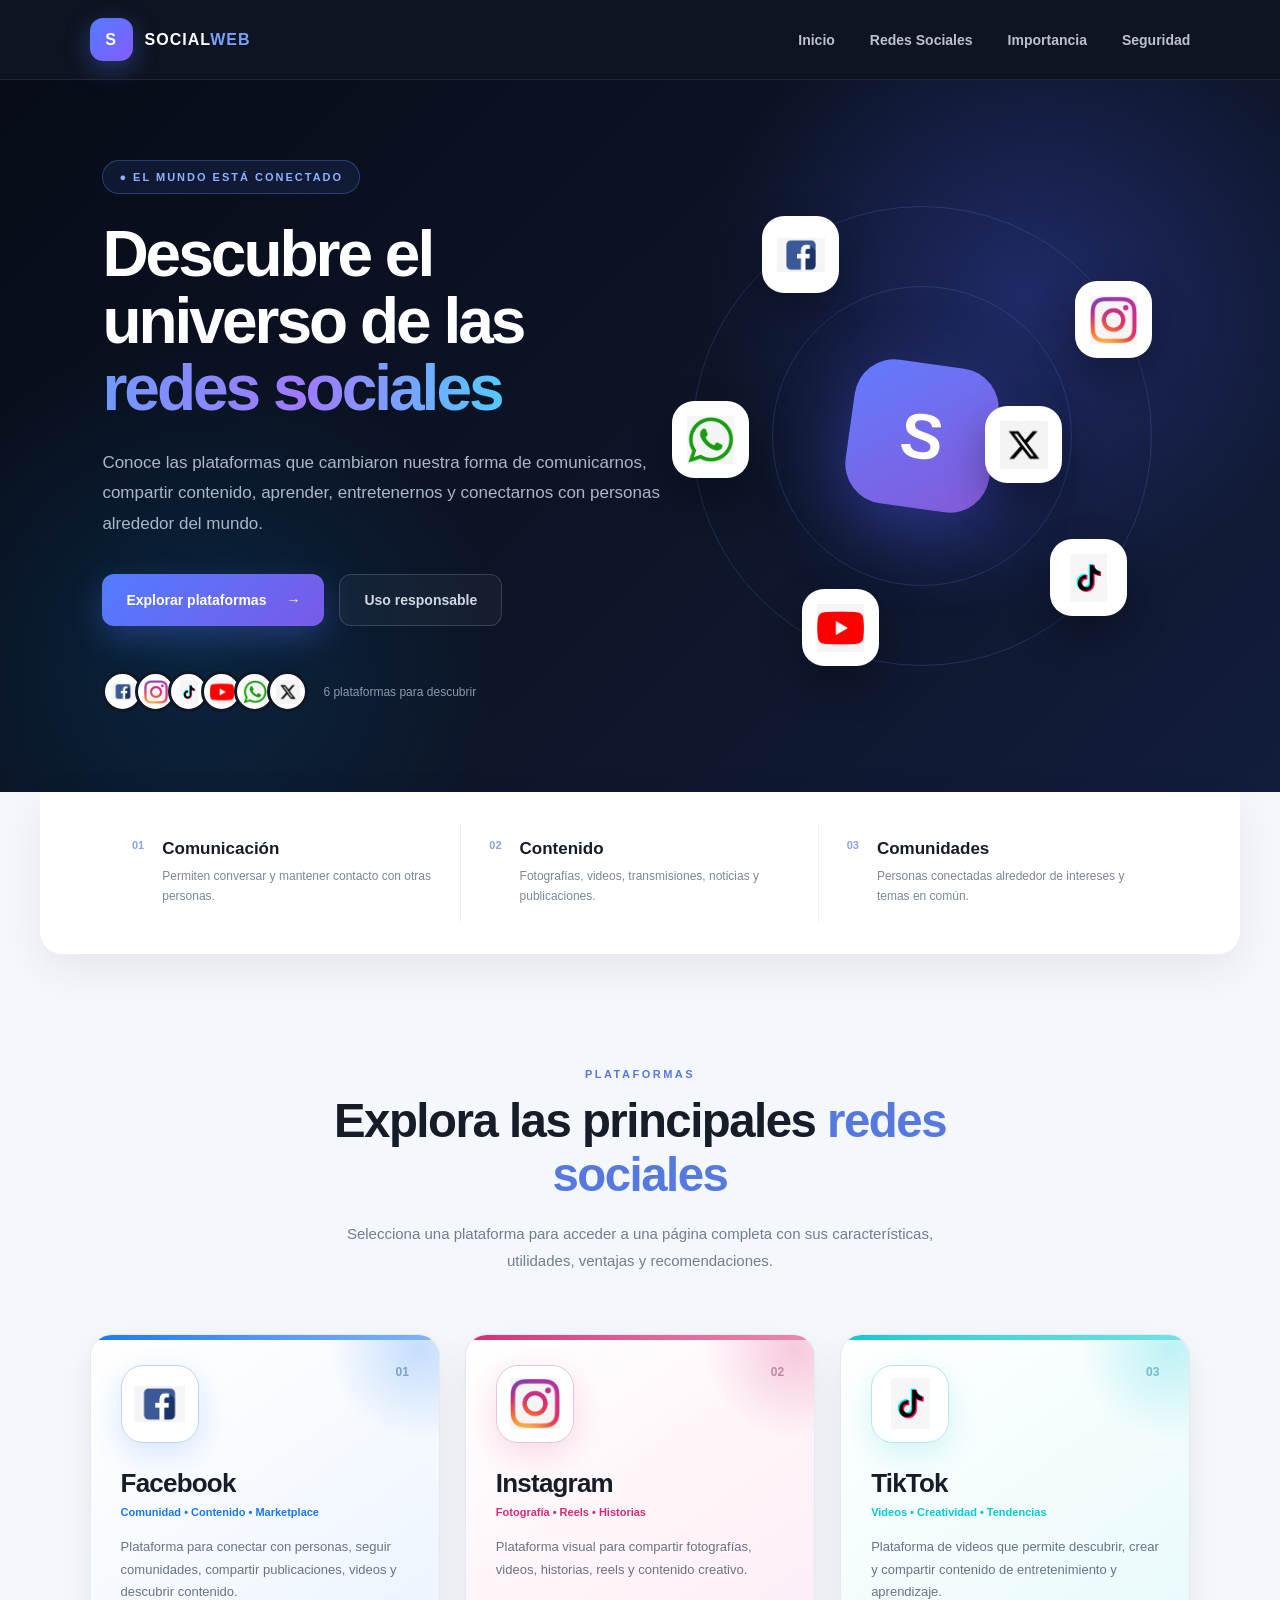
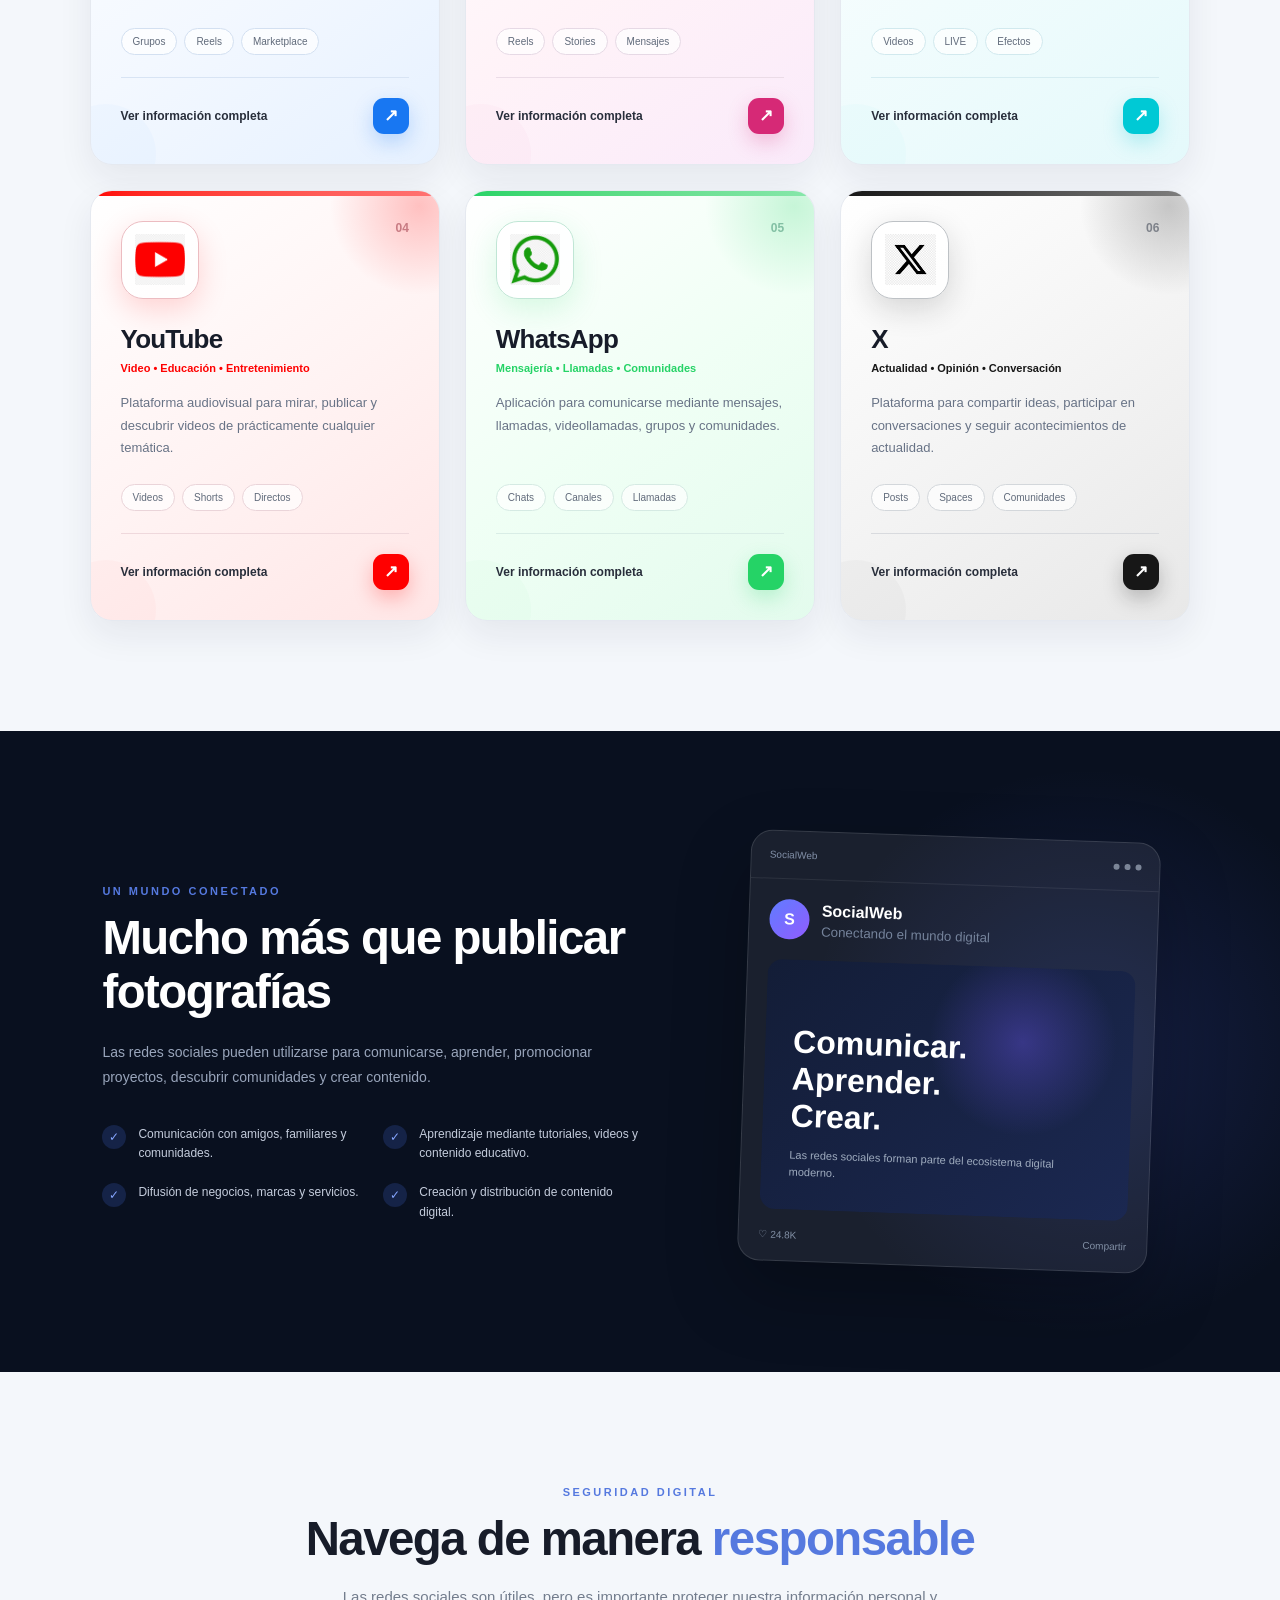
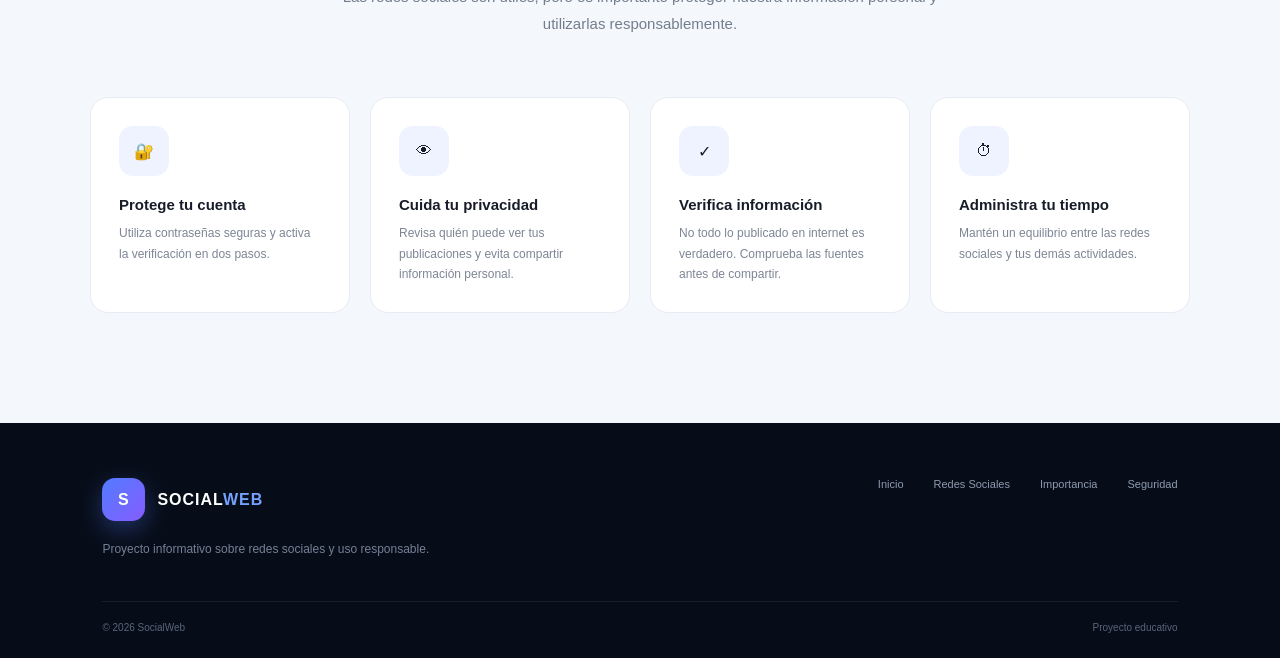
<file: index.html>
<!DOCTYPE html>
<html lang="es">

<head>

    <meta charset="UTF-8">

    <meta name="viewport"
          content="width=device-width, initial-scale=1.0">

    <title>SocialWeb | Redes Sociales</title>

    <link rel="stylesheet" href="estilos.css">

</head>

<body>

    <header class="cabecera">

        <a href="index.html" class="marca">

            <div class="marca-icono">
                S
            </div>

            <div>
                <span>SOCIAL</span><strong>WEB</strong>
            </div>

        </a>


        <nav class="menu" id="menu">

            <a href="#inicio">Inicio</a>

            <a href="#redes">
                Redes Sociales
            </a>

            <a href="#importancia">
                Importancia
            </a>

            <a href="#seguridad">
                Seguridad
            </a>

        </nav>


        <button class="boton-menu"
                onclick="abrirMenu()">

            ☰

        </button>

    </header>


    <main>

        <section class="inicio"
                 id="inicio">


            <div class="inicio-contenido">

                <div class="etiqueta">
                    ● EL MUNDO ESTÁ CONECTADO
                </div>


                <h1>

                    Descubre el universo de las

                    <span>
                        redes sociales
                    </span>

                </h1>


                <p>

                    Conoce las plataformas que cambiaron
                    nuestra forma de comunicarnos,
                    compartir contenido, aprender,
                    entretenernos y conectarnos con
                    personas alrededor del mundo.

                </p>


                <div class="botones-inicio">

                    <a href="#redes"
                       class="boton-principal">

                        Explorar plataformas

                        <span>
                            →
                        </span>

                    </a>


                    <a href="#seguridad"
                       class="boton-secundario">

                        Uso responsable

                    </a>

                </div>


                <div class="mini-redes">

                    <div>
                        <img src="imagenes/facebook.png"
                             alt="Facebook">
                    </div>

                    <div>
                        <img src="imagenes/instagram.png"
                             alt="Instagram">
                    </div>

                    <div>
                        <img src="imagenes/tiktok.png"
                             alt="TikTok">
                    </div>

                    <div>
                        <img src="imagenes/youtube.png"
                             alt="YouTube">
                    </div>

                    <div>
                        <img src="imagenes/whatsapp.png"
                             alt="WhatsApp">
                    </div>

                    <div>
                        <img src="imagenes/x.png"
                             alt="X">
                    </div>

                    <p>
                        6 plataformas para descubrir
                    </p>

                </div>

            </div>


            <div class="inicio-visual">

                <div class="orbita orbita-1"></div>

                <div class="orbita orbita-2"></div>


                <div class="logo-central">
                    S
                </div>


                <div class="logo-flotante logo-facebook">

                    <img src="imagenes/facebook.png"
                         alt="Facebook">

                </div>


                <div class="logo-flotante logo-instagram">

                    <img src="imagenes/instagram.png"
                         alt="Instagram">

                </div>


                <div class="logo-flotante logo-tiktok">

                    <img src="imagenes/tiktok.png"
                         alt="TikTok">

                </div>


                <div class="logo-flotante logo-youtube">

                    <img src="imagenes/youtube.png"
                         alt="YouTube">

                </div>


                <div class="logo-flotante logo-whatsapp">

                    <img src="imagenes/whatsapp.png"
                         alt="WhatsApp">

                </div>


                <div class="logo-flotante logo-x">

                    <img src="imagenes/x.png"
                         alt="X">

                </div>

            </div>

        </section>


        <section class="introduccion">

            <div class="introduccion-item">

                <span>
                    01
                </span>

                <div>

                    <h3>
                        Comunicación
                    </h3>

                    <p>
                        Permiten conversar y mantener
                        contacto con otras personas.
                    </p>

                </div>

            </div>


            <div class="introduccion-item">

                <span>
                    02
                </span>

                <div>

                    <h3>
                        Contenido
                    </h3>

                    <p>
                        Fotografías, videos,
                        transmisiones, noticias
                        y publicaciones.
                    </p>

                </div>

            </div>


            <div class="introduccion-item">

                <span>
                    03
                </span>

                <div>

                    <h3>
                        Comunidades
                    </h3>

                    <p>
                        Personas conectadas alrededor
                        de intereses y temas en común.
                    </p>

                </div>

            </div>

        </section>


        <section class="seccion-redes"
                 id="redes">

            <div class="encabezado-seccion">

                <span class="sobre-titulo">
                    PLATAFORMAS
                </span>

                <h2>

                    Explora las principales

                    <span>
                        redes sociales
                    </span>

                </h2>

                <p>

                    Selecciona una plataforma para
                    acceder a una página completa con
                    sus características, utilidades,
                    ventajas y recomendaciones.

                </p>

            </div>


            <div class="grid-redes">


                <article class="tarjeta facebook">

                    <div class="linea-color"></div>


                    <div class="parte-superior">

                        <div class="caja-logo">

                            <img src="imagenes/facebook.png"
                                 alt="Facebook">

                        </div>

                        <span class="numero">
                            01
                        </span>

                    </div>


                    <h3>
                        Facebook
                    </h3>


                    <p class="tipo">

                        Comunidad • Contenido • Marketplace

                    </p>


                    <p class="descripcion-red">

                        Plataforma para conectar con
                        personas, seguir comunidades,
                        compartir publicaciones,
                        videos y descubrir contenido.

                    </p>


                    <div class="caracteristicas">

                        <span>Grupos</span>

                        <span>Reels</span>

                        <span>Marketplace</span>

                    </div>


                    <a href="detalle.html?red=facebook"
                       class="ver-mas">

                        Ver información completa

                        <span>
                            ↗
                        </span>

                    </a>

                </article>


                <article class="tarjeta instagram">

                    <div class="linea-color"></div>


                    <div class="parte-superior">

                        <div class="caja-logo">

                            <img src="imagenes/instagram.png"
                                 alt="Instagram">

                        </div>

                        <span class="numero">
                            02
                        </span>

                    </div>


                    <h3>
                        Instagram
                    </h3>


                    <p class="tipo">

                        Fotografía • Reels • Historias

                    </p>


                    <p class="descripcion-red">

                        Plataforma visual para compartir
                        fotografías, videos, historias,
                        reels y contenido creativo.

                    </p>


                    <div class="caracteristicas">

                        <span>Reels</span>

                        <span>Stories</span>

                        <span>Mensajes</span>

                    </div>


                    <a href="detalle.html?red=instagram"
                       class="ver-mas">

                        Ver información completa

                        <span>
                            ↗
                        </span>

                    </a>

                </article>


                <article class="tarjeta tiktok">

                    <div class="linea-color"></div>


                    <div class="parte-superior">

                        <div class="caja-logo">

                            <img src="imagenes/tiktok.png"
                                 alt="TikTok">

                        </div>

                        <span class="numero">
                            03
                        </span>

                    </div>


                    <h3>
                        TikTok
                    </h3>


                    <p class="tipo">

                        Videos • Creatividad • Tendencias

                    </p>


                    <p class="descripcion-red">

                        Plataforma de videos que permite
                        descubrir, crear y compartir
                        contenido de entretenimiento
                        y aprendizaje.

                    </p>


                    <div class="caracteristicas">

                        <span>Videos</span>

                        <span>LIVE</span>

                        <span>Efectos</span>

                    </div>


                    <a href="detalle.html?red=tiktok"
                       class="ver-mas">

                        Ver información completa

                        <span>
                            ↗
                        </span>

                    </a>

                </article>


                <article class="tarjeta youtube">

                    <div class="linea-color"></div>


                    <div class="parte-superior">

                        <div class="caja-logo">

                            <img src="imagenes/youtube.png"
                                 alt="YouTube">

                        </div>

                        <span class="numero">
                            04
                        </span>

                    </div>


                    <h3>
                        YouTube
                    </h3>


                    <p class="tipo">

                        Video • Educación • Entretenimiento

                    </p>


                    <p class="descripcion-red">

                        Plataforma audiovisual para
                        mirar, publicar y descubrir
                        videos de prácticamente
                        cualquier temática.

                    </p>


                    <div class="caracteristicas">

                        <span>Videos</span>

                        <span>Shorts</span>

                        <span>Directos</span>

                    </div>


                    <a href="detalle.html?red=youtube"
                       class="ver-mas">

                        Ver información completa

                        <span>
                            ↗
                        </span>

                    </a>

                </article>


                <article class="tarjeta whatsapp">

                    <div class="linea-color"></div>


                    <div class="parte-superior">

                        <div class="caja-logo">

                            <img src="imagenes/whatsapp.png"
                                 alt="WhatsApp">

                        </div>

                        <span class="numero">
                            05
                        </span>

                    </div>


                    <h3>
                        WhatsApp
                    </h3>


                    <p class="tipo">

                        Mensajería • Llamadas • Comunidades

                    </p>


                    <p class="descripcion-red">

                        Aplicación para comunicarse
                        mediante mensajes, llamadas,
                        videollamadas, grupos y
                        comunidades.

                    </p>


                    <div class="caracteristicas">

                        <span>Chats</span>

                        <span>Canales</span>

                        <span>Llamadas</span>

                    </div>


                    <a href="detalle.html?red=whatsapp"
                       class="ver-mas">

                        Ver información completa

                        <span>
                            ↗
                        </span>

                    </a>

                </article>


                <article class="tarjeta x">

                    <div class="linea-color"></div>


                    <div class="parte-superior">

                        <div class="caja-logo">

                            <img src="imagenes/x.png"
                                 alt="X">

                        </div>

                        <span class="numero">
                            06
                        </span>

                    </div>


                    <h3>
                        X
                    </h3>


                    <p class="tipo">

                        Actualidad • Opinión • Conversación

                    </p>


                    <p class="descripcion-red">

                        Plataforma para compartir ideas,
                        participar en conversaciones
                        y seguir acontecimientos
                        de actualidad.

                    </p>


                    <div class="caracteristicas">

                        <span>Posts</span>

                        <span>Spaces</span>

                        <span>Comunidades</span>

                    </div>


                    <a href="detalle.html?red=x"
                       class="ver-mas">

                        Ver información completa

                        <span>
                            ↗
                        </span>

                    </a>

                </article>

            </div>

        </section>


        <section class="importancia"
                 id="importancia">

            <div class="importancia-contenido">

                <span class="sobre-titulo">
                    UN MUNDO CONECTADO
                </span>


                <h2>

                    Mucho más que publicar
                    fotografías

                </h2>


                <p>

                    Las redes sociales pueden utilizarse
                    para comunicarse, aprender,
                    promocionar proyectos, descubrir
                    comunidades y crear contenido.

                </p>


                <div class="lista-importancia">

                    <div>

                        <span>✓</span>

                        <p>
                            Comunicación con amigos,
                            familiares y comunidades.
                        </p>

                    </div>


                    <div>

                        <span>✓</span>

                        <p>
                            Aprendizaje mediante tutoriales,
                            videos y contenido educativo.
                        </p>

                    </div>


                    <div>

                        <span>✓</span>

                        <p>
                            Difusión de negocios,
                            marcas y servicios.
                        </p>

                    </div>


                    <div>

                        <span>✓</span>

                        <p>
                            Creación y distribución
                            de contenido digital.
                        </p>

                    </div>

                </div>

            </div>


            <div class="panel-importancia">

                <div class="panel-superior">

                    <span>
                        SocialWeb
                    </span>

                    <div>
                        <i></i>
                        <i></i>
                        <i></i>
                    </div>

                </div>


                <div class="panel-publicacion">

                    <div class="avatar">
                        S
                    </div>

                    <div>

                        <strong>
                            SocialWeb
                        </strong>

                        <small>
                            Conectando el mundo digital
                        </small>

                    </div>

                </div>


                <div class="panel-contenido">

                    <h3>

                        Comunicar.
                        Aprender.
                        Crear.

                    </h3>

                    <p>

                        Las redes sociales forman
                        parte del ecosistema
                        digital moderno.

                    </p>

                </div>


                <div class="panel-reacciones">

                    <span>
                        ♡ 24.8K
                    </span>

                    <span>
                        Compartir
                    </span>

                </div>

            </div>

        </section>


        <section class="seguridad"
                 id="seguridad">

            <div class="encabezado-seccion">

                <span class="sobre-titulo">
                    SEGURIDAD DIGITAL
                </span>


                <h2>

                    Navega de manera

                    <span>
                        responsable
                    </span>

                </h2>


                <p>

                    Las redes sociales son útiles,
                    pero es importante proteger
                    nuestra información personal
                    y utilizarlas responsablemente.

                </p>

            </div>


            <div class="seguridad-grid">

                <div class="consejo">

                    <div class="consejo-icono">
                        🔐
                    </div>

                    <h3>
                        Protege tu cuenta
                    </h3>

                    <p>

                        Utiliza contraseñas seguras
                        y activa la verificación
                        en dos pasos.

                    </p>

                </div>


                <div class="consejo">

                    <div class="consejo-icono">
                        👁
                    </div>

                    <h3>
                        Cuida tu privacidad
                    </h3>

                    <p>

                        Revisa quién puede ver tus
                        publicaciones y evita compartir
                        información personal.

                    </p>

                </div>


                <div class="consejo">

                    <div class="consejo-icono">
                        ✓
                    </div>

                    <h3>
                        Verifica información
                    </h3>

                    <p>

                        No todo lo publicado en internet
                        es verdadero. Comprueba las
                        fuentes antes de compartir.

                    </p>

                </div>


                <div class="consejo">

                    <div class="consejo-icono">
                        ⏱
                    </div>

                    <h3>
                        Administra tu tiempo
                    </h3>

                    <p>

                        Mantén un equilibrio entre
                        las redes sociales y tus
                        demás actividades.

                    </p>

                </div>

            </div>

        </section>

    </main>


    <footer class="pie">

        <div class="pie-superior">

            <div>

                <a href="index.html"
                   class="marca">

                    <div class="marca-icono">
                        S
                    </div>

                    <div>
                        <span>SOCIAL</span><strong>WEB</strong>
                    </div>

                </a>


                <p>

                    Proyecto informativo sobre
                    redes sociales y uso responsable.

                </p>

            </div>


            <div class="pie-enlaces">

                <a href="#inicio">
                    Inicio
                </a>

                <a href="#redes">
                    Redes Sociales
                </a>

                <a href="#importancia">
                    Importancia
                </a>

                <a href="#seguridad">
                    Seguridad
                </a>

            </div>

        </div>


        <div class="pie-inferior">

            <p>
                © 2026 SocialWeb
            </p>

            <p>
                Proyecto educativo
            </p>

        </div>

    </footer>


    <script src="script.js"></script>

</body>

</html>
</file>
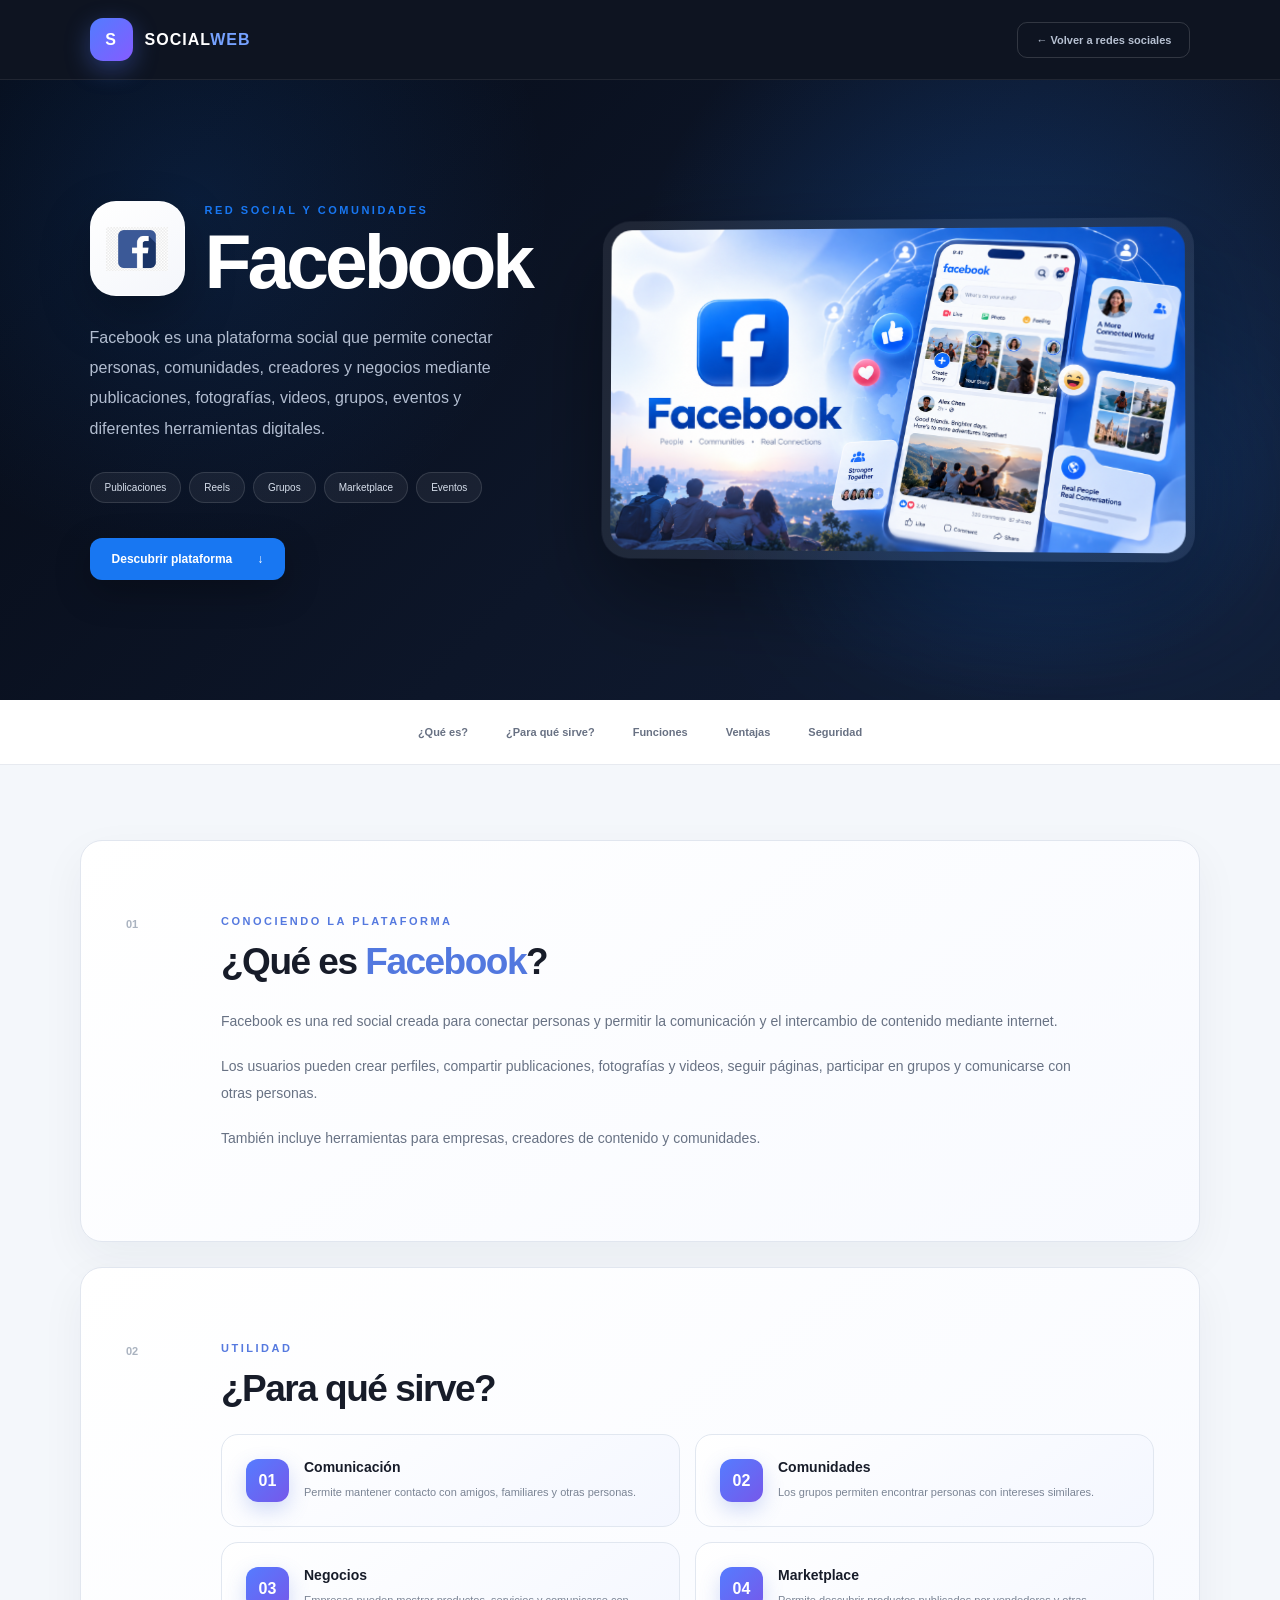
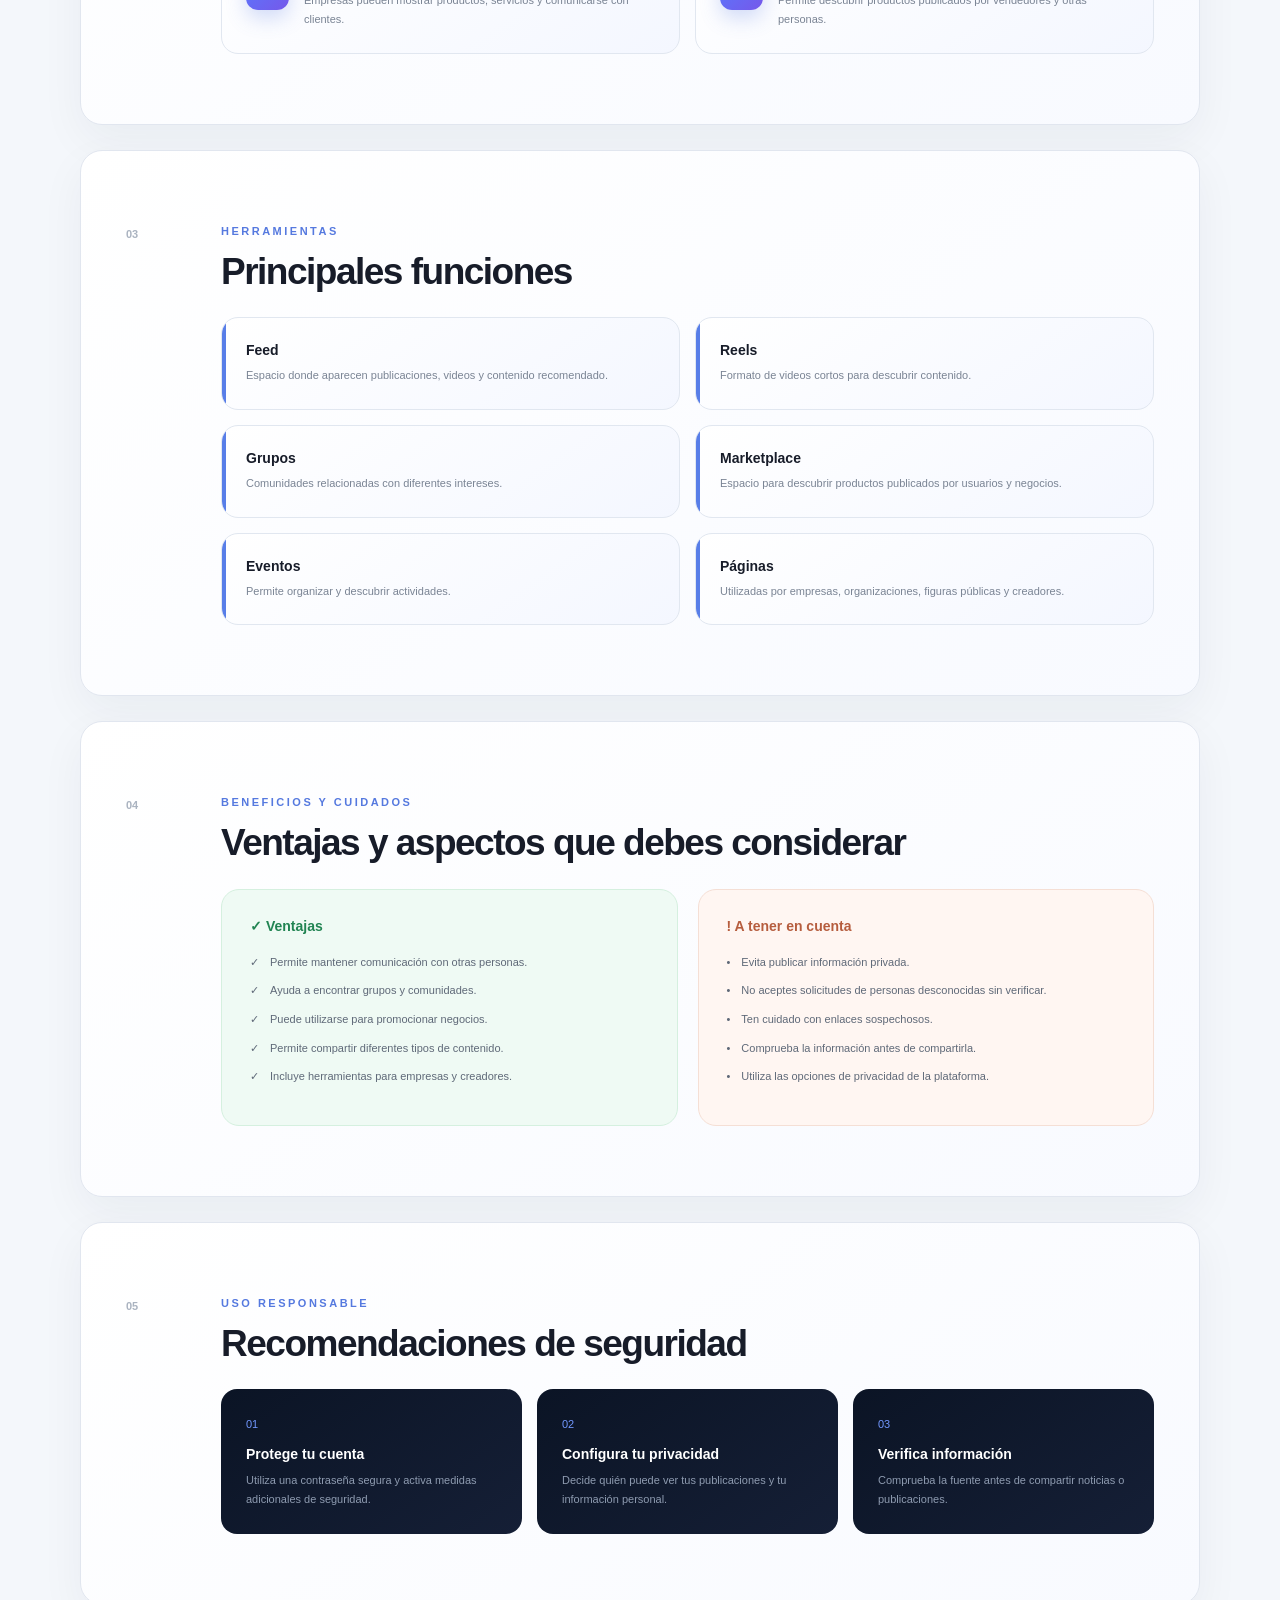
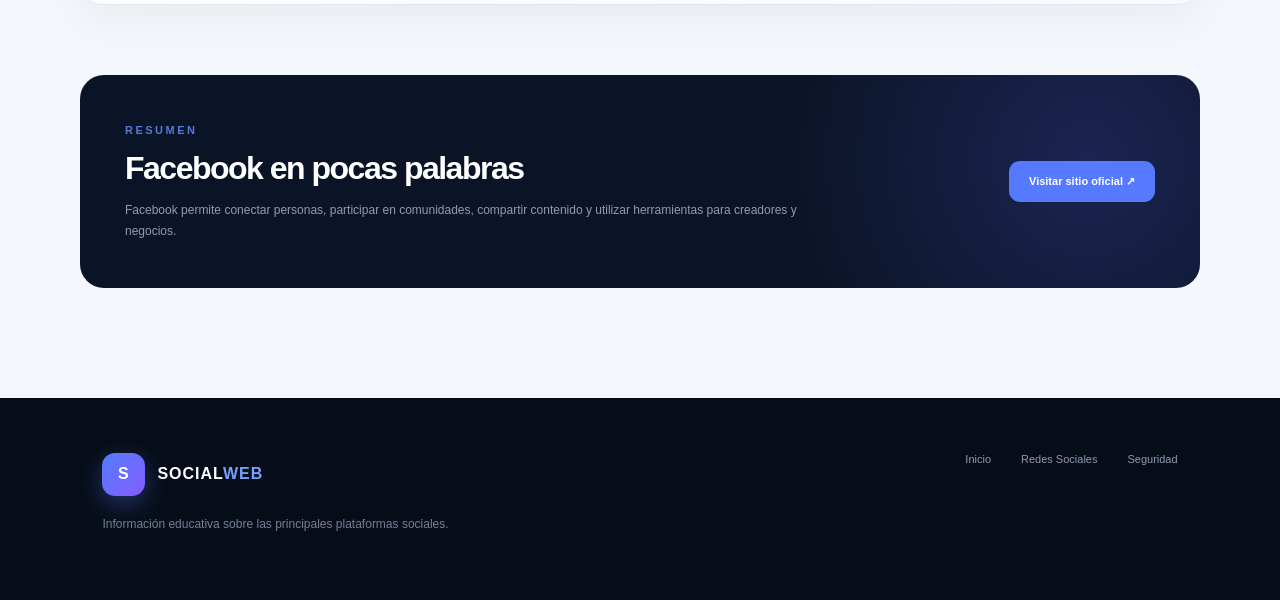
<file: detalle.html>
<!DOCTYPE html>
<html lang="es">

<head>

    <meta charset="UTF-8">

    <meta name="viewport"
          content="width=device-width, initial-scale=1.0">

    <title>SocialWeb | Información</title>

    <link rel="stylesheet" href="estilos.css">

</head>

<body class="pagina-detalle">


    <header class="cabecera detalle-cabecera">

        <a href="index.html"
           class="marca">

            <div class="marca-icono">
                S
            </div>

            <div>
                <span>SOCIAL</span><strong>WEB</strong>
            </div>

        </a>


        <a href="index.html#redes"
           class="volver">

            ← Volver a redes sociales

        </a>

    </header>


    <main>


        <section class="detalle-portada"
                 id="detallePortada">


            <div class="detalle-portada-contenido">


                <div class="detalle-texto">


                    <div class="detalle-identidad">

                        <div class="detalle-logo">

                            <img id="imagenDetalle"
                                 src=""
                                 alt="Logo">

                        </div>


                        <div>

                            <span class="detalle-categoria"
                                  id="categoriaDetalle">
                            </span>

                            <h1 id="tituloDetalle">
                            </h1>

                        </div>

                    </div>


                    <p id="descripcionDetalle">
                    </p>


                    <div class="detalle-etiquetas"
                         id="etiquetasDetalle">
                    </div>


                    <a href="#que-es"
                       class="boton-descubrir">

                        Descubrir plataforma

                        <span>
                            ↓
                        </span>

                    </a>

                </div>


                <div class="detalle-imagen-principal">

                    <div class="brillo-portada">
                    </div>

                    <img id="portadaDetalle"
                         src=""
                         alt="Imagen principal">

                </div>

            </div>

        </section>


        <section class="detalle-navegacion">

            <a href="#que-es">
                ¿Qué es?
            </a>

            <a href="#para-que-sirve">
                ¿Para qué sirve?
            </a>

            <a href="#funciones">
                Funciones
            </a>

            <a href="#ventajas">
                Ventajas
            </a>

            <a href="#seguridad-detalle">
                Seguridad
            </a>

        </section>


        <section class="detalle-contenedor">


            <article class="detalle-bloque"
                     id="que-es">

                <div class="detalle-numero">
                    01
                </div>


                <div>

                    <span class="sobre-titulo">
                        CONOCIENDO LA PLATAFORMA
                    </span>


                    <h2>

                        ¿Qué es

                        <span id="nombreQueEs">
                        </span>?

                    </h2>


                    <div id="textoQueEs"
                         class="texto-detalle">
                    </div>

                </div>

            </article>


            <article class="detalle-bloque"
                     id="para-que-sirve">

                <div class="detalle-numero">
                    02
                </div>


                <div class="detalle-ancho">

                    <span class="sobre-titulo">
                        UTILIDAD
                    </span>


                    <h2>
                        ¿Para qué sirve?
                    </h2>


                    <div class="usos-grid"
                         id="usosDetalle">
                    </div>

                </div>

            </article>


            <article class="detalle-bloque"
                     id="funciones">

                <div class="detalle-numero">
                    03
                </div>


                <div class="detalle-ancho">

                    <span class="sobre-titulo">
                        HERRAMIENTAS
                    </span>


                    <h2>
                        Principales funciones
                    </h2>


                    <div class="funciones-grid"
                         id="funcionesDetalle">
                    </div>

                </div>

            </article>


            <article class="detalle-bloque"
                     id="ventajas">

                <div class="detalle-numero">
                    04
                </div>


                <div class="detalle-ancho">

                    <span class="sobre-titulo">
                        BENEFICIOS Y CUIDADOS
                    </span>


                    <h2>

                        Ventajas y aspectos
                        que debes considerar

                    </h2>


                    <div class="pros-contras">


                        <div class="caja-pros">

                            <h3>
                                ✓ Ventajas
                            </h3>

                            <div id="ventajasDetalle">
                            </div>

                        </div>


                        <div class="caja-contras">

                            <h3>
                                ! A tener en cuenta
                            </h3>

                            <div id="cuidadosDetalle">
                            </div>

                        </div>

                    </div>

                </div>

            </article>


            <article class="detalle-bloque"
                     id="seguridad-detalle">

                <div class="detalle-numero">
                    05
                </div>


                <div class="detalle-ancho">

                    <span class="sobre-titulo">
                        USO RESPONSABLE
                    </span>


                    <h2>
                        Recomendaciones de seguridad
                    </h2>


                    <div class="recomendaciones"
                         id="seguridadDetalle">
                    </div>

                </div>

            </article>


            <article class="dato-final">

                <div>

                    <span class="sobre-titulo">
                        RESUMEN
                    </span>


                    <h2 id="tituloResumen">
                    </h2>


                    <p id="resumenDetalle">
                    </p>

                </div>


                <a id="enlaceOficial"
                   href="#"
                   target="_blank"
                   rel="noopener noreferrer">

                    Visitar sitio oficial ↗

                </a>

            </article>

        </section>

    </main>


    <footer class="pie">

        <div class="pie-superior">

            <div>

                <a href="index.html"
                   class="marca">

                    <div class="marca-icono">
                        S
                    </div>

                    <div>
                        <span>SOCIAL</span><strong>WEB</strong>
                    </div>

                </a>


                <p>

                    Información educativa sobre
                    las principales plataformas
                    sociales.

                </p>

            </div>


            <div class="pie-enlaces">

                <a href="index.html">
                    Inicio
                </a>

                <a href="index.html#redes">
                    Redes Sociales
                </a>

                <a href="index.html#seguridad">
                    Seguridad
                </a>

            </div>

        </div>

    </footer>


    <script src="script.js"></script>

</body>

</html>
</file>
<file: estilos.css>
* {
    margin: 0;
    padding: 0;
    box-sizing: border-box;
}


:root {
    --fondo: #f4f7fb;
    --oscuro: #080e1b;
    --oscuro2: #111827;
    --texto: #171c29;
    --gris: #6f7889;
    --blanco: #ffffff;
    --azul: #527cff;
}


html {
    scroll-behavior: smooth;
}


body {
    font-family: Arial, Helvetica, sans-serif;
    color: var(--texto);
    background: var(--fondo);
}


a {
    text-decoration: none;
}


img {
    max-width: 100%;
}


.cabecera {
    height: 80px;

    padding: 0 7%;

    background: rgba(7, 13, 26, 0.97);

    display: flex;
    justify-content: space-between;
    align-items: center;

    position: sticky;

    top: 0;

    z-index: 100;

    border-bottom:
        1px solid
        rgba(255, 255, 255, 0.08);
}


.marca {
    display: flex;

    align-items: center;

    gap: 12px;

    color: white;

    font-weight: bold;

    letter-spacing: 1px;
}


.marca-icono {
    width: 43px;
    height: 43px;

    border-radius: 13px;

    display: grid;
    place-items: center;

    color: white;

    background:
        linear-gradient(
            135deg,
            #527cff,
            #855cff
        );

    box-shadow:
        0 8px 25px
        rgba(82, 124, 255, 0.35);
}


.marca span {
    color: white;
}


.marca strong {
    color: #76a2ff;
}


.menu {
    display: flex;

    gap: 35px;
}


.menu a {
    color: #b9c2d2;

    font-size: 14px;

    font-weight: bold;

    transition: 0.3s;
}


.menu a:hover {
    color: white;
}


.boton-menu {
    display: none;

    background: transparent;

    border: none;

    color: white;

    font-size: 27px;

    cursor: pointer;
}


.inicio {
    min-height: 670px;

    padding: 80px 8%;

    display: grid;

    grid-template-columns:
        1.05fr 0.95fr;

    align-items: center;

    color: white;

    background:
        radial-gradient(
            circle at 80% 30%,
            rgba(78, 92, 255, 0.28),
            transparent 28%
        ),
        radial-gradient(
            circle at 15% 80%,
            rgba(0, 170, 255, 0.12),
            transparent 25%
        ),
        linear-gradient(
            135deg,
            #070c18,
            #0d1528 55%,
            #121d3c
        );

    overflow: hidden;
}


.inicio-contenido {
    max-width: 700px;
}


.etiqueta {
    width: fit-content;

    padding: 10px 16px;

    border-radius: 50px;

    border:
        1px solid
        rgba(110, 150, 255, 0.3);

    background:
        rgba(82, 124, 255, 0.1);

    color: #8eb0ff;

    font-size: 11px;

    font-weight: bold;

    letter-spacing: 2px;

    margin-bottom: 27px;
}


.inicio h1 {
    font-size: clamp(
        48px,
        5vw,
        75px
    );

    line-height: 1.05;

    letter-spacing: -3px;
}


.inicio h1 span {
    background:
        linear-gradient(
            90deg,
            #7199ff,
            #a079ff,
            #53caff
        );

    background-clip: text;

    color: transparent;
}


.inicio-contenido > p {
    color: #abb6c9;

    font-size: 17px;

    line-height: 1.8;

    max-width: 640px;

    margin-top: 25px;
}


.botones-inicio {
    display: flex;

    gap: 15px;

    margin-top: 35px;
}


.boton-principal,
.boton-secundario {
    min-height: 52px;

    padding: 0 24px;

    border-radius: 12px;

    display: inline-flex;

    justify-content: center;
    align-items: center;

    font-size: 14px;

    font-weight: bold;

    transition: 0.3s;
}


.boton-principal {
    color: white;

    background:
        linear-gradient(
            135deg,
            #527cff,
            #785ae8
        );

    gap: 20px;

    box-shadow:
        0 12px 32px
        rgba(82, 124, 255, 0.3);
}


.boton-principal:hover {
    transform: translateY(-3px);
}


.boton-secundario {
    color: #d1d8e5;

    border:
        1px solid
        rgba(255, 255, 255, 0.15);

    background:
        rgba(255, 255, 255, 0.04);
}


.boton-secundario:hover {
    background:
        rgba(255, 255, 255, 0.1);
}


.mini-redes {
    display: flex;

    align-items: center;

    margin-top: 45px;
}


.mini-redes > div {
    width: 41px;
    height: 41px;

    border-radius: 50%;

    background: white;

    display: grid;
    place-items: center;

    border:
        3px solid
        #101827;

    margin-left: -8px;
}


.mini-redes > div:first-child {
    margin-left: 0;
}


.mini-redes img {
    width: 24px;
    height: 24px;

    object-fit: contain;
}


.mini-redes p {
    color: #8d98ac;

    font-size: 12px;

    margin-left: 15px;
}


.inicio-visual {
    width: 500px;
    height: 500px;

    justify-self: center;

    position: relative;
}


.orbita {
    position: absolute;

    border-radius: 50%;

    border:
        1px solid
        rgba(130, 150, 255, 0.18);

    top: 50%;
    left: 50%;

    transform:
        translate(-50%, -50%);
}


.orbita-1 {
    width: 300px;
    height: 300px;
}


.orbita-2 {
    width: 460px;
    height: 460px;
}


.logo-central {
    width: 145px;
    height: 145px;

    position: absolute;

    top: 50%;
    left: 50%;

    transform:
        translate(-50%, -50%)
        rotate(8deg);

    border-radius: 40px;

    display: grid;
    place-items: center;

    background:
        linear-gradient(
            145deg,
            #627bff,
            #845ad8
        );

    color: white;

    font-size: 64px;

    font-weight: bold;

    box-shadow:
        0 25px 80px
        rgba(80, 92, 255, 0.4);
}


.logo-flotante {
    width: 77px;
    height: 77px;

    position: absolute;

    border-radius: 22px;

    background: white;

    display: grid;
    place-items: center;

    box-shadow:
        0 18px 40px
        rgba(0, 0, 0, 0.3);

    animation:
        flotar 4s ease-in-out infinite;
}


.logo-flotante img {
    width: 48px;
    height: 48px;

    object-fit: contain;
}


.logo-facebook {
    left: 90px;
    top: 30px;
}


.logo-instagram {
    right: 20px;
    top: 95px;
}


.logo-tiktok {
    right: 45px;
    bottom: 70px;
}


.logo-youtube {
    left: 130px;
    bottom: 20px;
}


.logo-whatsapp {
    left: 0;
    top: 215px;
}


.logo-x {
    right: 110px;
    top: 220px;
}


@keyframes flotar {

    0%,
    100% {
        transform: translateY(0);
    }

    50% {
        transform: translateY(-12px);
    }
}


.introduccion {
    max-width: 1200px;

    margin: auto;

    padding: 32px 5%;

    display: grid;

    grid-template-columns:
        repeat(3, 1fr);

    background: white;

    border-radius:
        0 0 22px 22px;

    box-shadow:
        0 15px 45px
        rgba(21, 28, 52, 0.07);
}


.introduccion-item {
    display: flex;

    gap: 18px;

    padding: 15px 28px;

    border-right:
        1px solid
        #edf0f5;
}


.introduccion-item:last-child {
    border-right: none;
}


.introduccion-item > span {
    color: #89a3dd;

    font-size: 11px;

    font-weight: bold;
}


.introduccion-item h3 {
    font-size: 17px;

    margin-bottom: 8px;
}


.introduccion-item p {
    color: #7d8697;

    font-size: 12px;

    line-height: 1.65;
}


.seccion-redes {
    padding: 110px 7%;
}


.encabezado-seccion {
    max-width: 720px;

    text-align: center;

    margin: auto;

    margin-bottom: 60px;
}


.sobre-titulo {
    display: inline-block;

    color: #5579df;

    font-size: 11px;

    font-weight: bold;

    letter-spacing: 2.5px;

    margin-bottom: 14px;
}


.encabezado-seccion h2,
.importancia h2,
.detalle-bloque h2,
.dato-final h2 {
    font-size: clamp(
        32px,
        3.7vw,
        48px
    );

    letter-spacing: -1.5px;

    line-height: 1.15;
}


.encabezado-seccion h2 span {
    color: #5579df;
}


.encabezado-seccion > p {
    max-width: 620px;

    margin: 17px auto 0;

    color: #737d8d;

    font-size: 15px;

    line-height: 1.8;
}


.grid-redes {
    max-width: 1180px;

    margin: auto;

    display: grid;

    grid-template-columns:
        repeat(3, 1fr);

    gap: 25px;
}


.tarjeta {
    --marca: #527cff;

    position: relative;

    overflow: hidden;

    border:
        1px solid
        #e5e9f0;

    border-radius: 22px;

    padding: 30px;

    transition: 0.35s;

    box-shadow:
        0 14px 35px
        rgba(25, 35, 60, 0.07);
}


.facebook {
    --marca: #1877f2;

    background:
        linear-gradient(
            145deg,
            #ffffff 0%,
            #f3f8ff 55%,
            #e6f1ff 100%
        );
}


.instagram {
    --marca: #d62976;

    background:
        linear-gradient(
            145deg,
            #ffffff 0%,
            #fff3f8 52%,
            #faeafa 100%
        );
}


.tiktok {
    --marca: #00c9d5;

    background:
        linear-gradient(
            145deg,
            #ffffff 0%,
            #f1fcfd 50%,
            #e4f9fb 100%
        );
}


.youtube {
    --marca: #ff0000;

    background:
        linear-gradient(
            145deg,
            #ffffff 0%,
            #fff3f3 52%,
            #ffe6e6 100%
        );
}


.whatsapp {
    --marca: #25d366;

    background:
        linear-gradient(
            145deg,
            #ffffff 0%,
            #f0fff5 50%,
            #e3fbed 100%
        );
}


.x {
    --marca: #171717;

    background:
        linear-gradient(
            145deg,
            #ffffff 0%,
            #f4f4f4 50%,
            #e8e8e8 100%
        );
}


.tarjeta::before {
    content: "";

    width: 180px;
    height: 180px;

    position: absolute;

    right: -70px;
    top: -75px;

    border-radius: 50%;

    background:
        radial-gradient(
            circle,
            color-mix(
                in srgb,
                var(--marca) 22%,
                transparent
            ),
            transparent 70%
        );

    opacity: 1;
}


.tarjeta::after {
    content: "";

    width: 100px;
    height: 100px;

    position: absolute;

    left: -35px;
    bottom: -40px;

    border-radius: 50%;

    background:
        var(--marca);

    opacity: 0.025;
}


.tarjeta:hover {
    transform:
        translateY(-9px);

    border-color:
        color-mix(
            in srgb,
            var(--marca) 28%,
            #e5e9f0
        );

    box-shadow:
        0 25px 60px
        color-mix(
            in srgb,
            var(--marca) 12%,
            rgba(20, 30, 55, 0.09)
        );
}


.linea-color {
    position: absolute;

    top: 0;
    left: 0;

    width: 100%;
    height: 5px;

    background:
        linear-gradient(
            90deg,
            var(--marca),
            color-mix(
                in srgb,
                var(--marca) 55%,
                white
            )
        );
}


.parte-superior {
    display: flex;

    justify-content: space-between;

    align-items: flex-start;

    margin-bottom: 25px;

    position: relative;

    z-index: 2;
}


.caja-logo {
    width: 78px;
    height: 78px;

    border-radius: 22px;

    display: grid;
    place-items: center;

    background:
        rgba(255, 255, 255, 0.9);

    border:
        1px solid
        color-mix(
            in srgb,
            var(--marca) 20%,
            #e7ebf1
        );

    box-shadow:
        0 10px 30px
        color-mix(
            in srgb,
            var(--marca) 16%,
            transparent
        );

    transition: 0.3s;
}


.tarjeta:hover .caja-logo {
    transform:
        scale(1.06)
        rotate(-2deg);
}


.caja-logo img {
    width: 51px;
    height: 51px;

    object-fit: contain;
}


.numero {
    color:
        color-mix(
            in srgb,
            var(--marca) 32%,
            #aeb5c0
        );

    font-size: 12px;

    font-weight: bold;
}


.tarjeta h3 {
    font-size: 26px;

    letter-spacing: -0.8px;

    position: relative;

    z-index: 2;
}


.tipo {
    color: var(--marca);

    font-size: 11px;

    font-weight: bold;

    margin-top: 7px;

    position: relative;

    z-index: 2;
}


.descripcion-red {
    color: #687386;

    font-size: 13px;

    line-height: 1.75;

    margin-top: 18px;

    min-height: 70px;

    position: relative;

    z-index: 2;
}


.caracteristicas {
    display: flex;

    flex-wrap: wrap;

    gap: 7px;

    margin:
        22px 0;

    position: relative;

    z-index: 2;
}


.caracteristicas span {
    padding:
        7px 11px;

    border-radius: 50px;

    background:
        rgba(255, 255, 255, 0.72);

    border:
        1px solid
        color-mix(
            in srgb,
            var(--marca) 10%,
            #e8ecf1
        );

    color: #616b7b;

    font-size: 10px;

    transition: 0.3s;
}


.caracteristicas span:hover {
    color: var(--marca);

    border-color:
        color-mix(
            in srgb,
            var(--marca) 32%,
            #e8ecf1
        );
}


.ver-mas {
    padding-top: 20px;

    border-top:
        1px solid
        color-mix(
            in srgb,
            var(--marca) 10%,
            #edf0f4
        );

    display: flex;

    justify-content: space-between;

    align-items: center;

    color: #282e3b;

    font-size: 12px;

    font-weight: bold;

    position: relative;

    z-index: 2;

    transition: 0.3s;
}


.ver-mas:hover {
    color: var(--marca);
}


.ver-mas span {
    width: 36px;
    height: 36px;

    display: grid;
    place-items: center;

    border-radius: 11px;

    background:
        var(--marca);

    color: white;

    font-size: 17px;

    transition: 0.3s;

    box-shadow:
        0 8px 20px
        color-mix(
            in srgb,
            var(--marca) 25%,
            transparent
        );
}


.ver-mas:hover span {
    transform:
        translate(3px, -3px)
        scale(1.05);
}


.importancia {
    padding: 105px 8%;

    background:
        radial-gradient(
            circle at 85% 50%,
            rgba(82, 105, 255, 0.17),
            transparent 25%
        ),
        #09101f;

    color: white;

    display: grid;

    grid-template-columns:
        1fr 0.8fr;

    gap: 100px;

    align-items: center;
}


.importancia-contenido > p {
    max-width: 620px;

    margin-top: 20px;

    color: #99a5bb;

    line-height: 1.8;

    font-size: 14px;
}


.lista-importancia {
    display: grid;

    grid-template-columns:
        repeat(2, 1fr);

    gap: 20px;

    margin-top: 35px;
}


.lista-importancia > div {
    display: flex;

    gap: 12px;

    color: #c4ccdc;

    font-size: 12px;

    line-height: 1.6;
}


.lista-importancia span {
    width: 24px;
    height: 24px;

    flex-shrink: 0;

    border-radius: 50%;

    display: grid;
    place-items: center;

    background:
        rgba(80, 120, 255, 0.18);

    color: #86a6ff;
}


.panel-importancia {
    max-width: 410px;

    width: 100%;

    background:
        rgba(255, 255, 255, 0.07);

    border:
        1px solid
        rgba(255, 255, 255, 0.12);

    border-radius: 22px;

    overflow: hidden;

    transform:
        rotate(2deg);

    box-shadow:
        0 30px 70px
        rgba(0, 0, 0, 0.25);
}


.panel-superior {
    height: 48px;

    padding:
        0 18px;

    display: flex;

    justify-content: space-between;
    align-items: center;

    border-bottom:
        1px solid
        rgba(255, 255, 255, 0.08);

    color: #8290a8;

    font-size: 10px;
}


.panel-superior div {
    display: flex;

    gap: 5px;
}


.panel-superior i {
    width: 6px;
    height: 6px;

    border-radius: 50%;

    background: #7b8597;
}


.panel-publicacion {
    padding: 20px;

    display: flex;

    align-items: center;

    gap: 12px;
}


.avatar {
    width: 40px;
    height: 40px;

    border-radius: 50%;

    display: grid;
    place-items: center;

    background:
        linear-gradient(
            135deg,
            #607cff,
            #915cff
        );

    font-weight: bold;
}


.panel-publicacion div:last-child {
    display: flex;

    flex-direction: column;

    gap: 4px;
}


.panel-publicacion small {
    color: #75839b;
}


.panel-contenido {
    margin:
        0 20px;

    min-height: 250px;

    padding: 28px;

    border-radius: 15px;

    display: flex;

    flex-direction: column;

    justify-content: flex-end;

    background:
        radial-gradient(
            circle at 70% 30%,
            rgba(115, 91, 255, 0.35),
            transparent 30%
        ),
        linear-gradient(
            135deg,
            #131d37,
            #1b2851
        );
}


.panel-contenido h3 {
    font-size: 32px;

    max-width: 230px;
}


.panel-contenido p {
    color: #9facbf;

    margin-top: 12px;

    font-size: 11px;

    line-height: 1.6;
}


.panel-reacciones {
    padding: 20px;

    display: flex;

    justify-content: space-between;

    color: #8290a5;

    font-size: 10px;
}


.seguridad {
    padding:
        110px 7%;
}


.seguridad-grid {
    max-width: 1100px;

    margin: auto;

    display: grid;

    grid-template-columns:
        repeat(4, 1fr);

    gap: 20px;
}


.consejo {
    background: white;

    border:
        1px solid
        #e8ebf1;

    border-radius: 18px;

    padding: 28px;

    transition: 0.3s;
}


.consejo:hover {
    transform:
        translateY(-6px);

    box-shadow:
        0 18px 40px
        rgba(25, 35, 60, 0.08);
}


.consejo-icono {
    width: 50px;
    height: 50px;

    border-radius: 14px;

    display: grid;
    place-items: center;

    background: #eef3ff;

    margin-bottom: 20px;
}


.consejo h3 {
    font-size: 15px;

    margin-bottom: 10px;
}


.consejo p {
    color: #7d8594;

    font-size: 12px;

    line-height: 1.7;
}


.pie {
    background: #070d18;

    padding:
        55px 8% 25px;

    color: white;
}


.pie-superior {
    display: flex;

    justify-content: space-between;

    align-items: flex-start;

    padding-bottom: 40px;
}


.pie-superior > div:first-child > p {
    max-width: 430px;

    margin-top: 18px;

    color: #748096;

    font-size: 12px;

    line-height: 1.8;
}


.pie-enlaces {
    display: flex;

    gap: 30px;
}


.pie-enlaces a {
    color: #8d9aaf;

    font-size: 11px;
}


.pie-enlaces a:hover {
    color: white;
}


.pie-inferior {
    padding-top: 20px;

    border-top:
        1px solid
        rgba(255, 255, 255, 0.08);

    display: flex;

    justify-content: space-between;

    color: #58657a;

    font-size: 10px;
}


.volver {
    color: #b7c1d2;

    padding:
        11px 18px;

    border-radius: 10px;

    border:
        1px solid
        rgba(255, 255, 255, 0.15);

    font-size: 11px;

    font-weight: bold;
}


.volver:hover {
    color: white;

    background:
        rgba(255, 255, 255, 0.08);
}


.detalle-portada {
    --detalle-color: #527dff;

    min-height: 620px;

    padding:
        80px 7%;

    display: flex;

    align-items: center;

    position: relative;

    overflow: hidden;

    color: white;

    background:

        radial-gradient(
            circle at 78% 40%,
            color-mix(
                in srgb,
                var(--detalle-color) 27%,
                transparent
            ),
            transparent 35%
        ),

        radial-gradient(
            circle at 15% 20%,
            color-mix(
                in srgb,
                var(--detalle-color) 14%,
                transparent
            ),
            transparent 30%
        ),

        linear-gradient(
            135deg,
            #060b16,
            #0d1629 55%,
            #111d35
        );
}


.detalle-portada-contenido {
    width: 100%;

    max-width: 1350px;

    margin: auto;

    display: grid;

    grid-template-columns:
        minmax(380px, 0.85fr)
        minmax(500px, 1.15fr);

    align-items: center;

    gap: 70px;
}


.detalle-texto {
    max-width: 590px;
}


.detalle-identidad {
    display: flex;

    align-items: center;

    gap: 20px;

    margin-bottom: 25px;
}


.detalle-logo {
    width: 95px;
    height: 95px;

    flex-shrink: 0;

    border-radius: 26px;

    display: grid;
    place-items: center;

    background:
        linear-gradient(
            145deg,
            white,
            #f4f6fb
        );

    border:
        1px solid
        rgba(255, 255, 255, 0.4);

    box-shadow:
        0 20px 50px
        rgba(0, 0, 0, 0.25);
}


.detalle-logo img {
    width: 62px;
    height: 62px;

    object-fit: contain;
}


.detalle-categoria {
    color:
        var(--detalle-color);

    font-size: 11px;

    font-weight: bold;

    letter-spacing: 2.5px;
}


.detalle-portada h1 {
    font-size: clamp(
        52px,
        6vw,
        82px
    );

    line-height: 0.95;

    letter-spacing: -4px;

    margin-top: 7px;
}


.detalle-portada p {
    color: #b2bdd0;

    font-size: 16px;

    line-height: 1.9;

    margin-top: 25px;
}


.detalle-etiquetas {
    display: flex;

    flex-wrap: wrap;

    gap: 8px;

    margin-top: 28px;
}


.detalle-etiquetas span {
    padding:
        9px 14px;

    border-radius: 30px;

    color: #d7dfec;

    background:
        rgba(255, 255, 255, 0.06);

    border:
        1px solid
        rgba(255, 255, 255, 0.12);

    font-size: 10px;
}


.boton-descubrir {
    width: fit-content;

    margin-top: 35px;

    padding:
        14px 22px;

    display: flex;

    align-items: center;

    gap: 25px;

    border-radius: 12px;

    background:
        var(--detalle-color);

    color: white;

    font-size: 12px;

    font-weight: bold;

    transition: 0.3s;

    box-shadow:
        0 12px 35px
        rgba(0, 0, 0, 0.25);
}


.boton-descubrir:hover {
    transform:
        translateY(-3px);
}


.detalle-imagen-principal {
    width: 100%;

    padding: 9px;

    position: relative;

    border-radius: 28px;

    background:
        rgba(255, 255, 255, 0.08);

    box-shadow:
        0 35px 90px
        rgba(0, 0, 0, 0.4);

    transform:
        perspective(1200px)
        rotateY(-3deg)
        rotateX(1deg);

    transition: 0.4s;
}


.detalle-imagen-principal:hover {
    transform:
        perspective(1200px)
        rotateY(0)
        rotateX(0)
        translateY(-6px);
}


.detalle-imagen-principal img {
    width: 100%;

    aspect-ratio:
        16 / 9;

    object-fit: cover;

    display: block;

    border-radius: 21px;
}


.brillo-portada {
    position: absolute;

    width: 60%;
    height: 60%;

    right: -40px;
    bottom: -40px;

    background:
        var(--detalle-color);

    opacity: 0.2;

    filter:
        blur(100px);

    z-index: -1;
}


.detalle-navegacion {
    min-height: 65px;

    padding:
        0 7%;

    display: flex;

    justify-content: center;
    align-items: center;

    gap: 38px;

    background: white;

    border-bottom:
        1px solid
        #e7eaf0;

    position: sticky;

    top: 80px;

    z-index: 50;
}


.detalle-navegacion a {
    color: #687183;

    font-size: 11px;

    font-weight: bold;
}


.detalle-navegacion a:hover {
    color: #426cdf;
}


.detalle-contenedor {
    max-width: 1180px;

    margin: auto;

    padding:
        75px 30px 110px;
}


.detalle-bloque {
    padding:
        70px 45px;

    margin-bottom: 25px;

    display: grid;

    grid-template-columns:
        70px 1fr;

    gap: 25px;

    background:
        linear-gradient(
            145deg,
            white,
            #f8faff
        );

    border:
        1px solid
        #e1e6ef;

    border-radius: 22px;

    box-shadow:
        0 16px 45px
        rgba(20, 30, 55, 0.05);
}


.detalle-numero {
    color: #aab3c0;

    font-size: 11px;

    font-weight: bold;

    padding-top: 7px;
}


.detalle-bloque h2 {
    font-size: 37px;

    margin-bottom: 24px;
}


.detalle-bloque h2 span {
    color: #5278df;
}


.texto-detalle {
    max-width: 850px;
}


.texto-detalle p {
    color: #687284;

    line-height: 1.95;

    font-size: 14px;

    margin-bottom: 18px;
}


.detalle-ancho {
    width: 100%;
}


.usos-grid,
.funciones-grid {
    display: grid;

    grid-template-columns:
        repeat(2, 1fr);

    gap: 15px;
}


.uso-item,
.funcion-item {
    background:
        linear-gradient(
            145deg,
            #ffffff,
            #f4f7ff
        );

    border:
        1px solid
        #e1e7f0;

    border-radius: 17px;

    padding: 24px;

    transition: 0.3s;
}


.uso-item:hover,
.funcion-item:hover {
    transform:
        translateY(-5px);

    box-shadow:
        0 15px 35px
        rgba(25, 40, 80, 0.08);
}


.uso-item {
    display: flex;

    gap: 15px;
}


.uso-icono {
    width: 43px;
    height: 43px;

    flex-shrink: 0;

    border-radius: 12px;

    display: grid;
    place-items: center;

    color: white;

    font-weight: bold;

    background:
        linear-gradient(
            135deg,
            #557cff,
            #7658ea
        );

    box-shadow:
        0 8px 20px
        rgba(81, 115, 225, 0.25);
}


.uso-item h3,
.funcion-item h3 {
    font-size: 14px;

    margin-bottom: 8px;
}


.uso-item p,
.funcion-item p {
    color: #7a8494;

    font-size: 11px;

    line-height: 1.7;
}


.funcion-item {
    position: relative;

    overflow: hidden;
}


.funcion-item::before {
    content: "";

    width: 4px;

    position: absolute;

    left: 0;
    top: 0;
    bottom: 0;

    background: #587ee8;
}


.pros-contras {
    display: grid;

    grid-template-columns:
        1fr 1fr;

    gap: 20px;
}


.caja-pros,
.caja-contras {
    padding: 28px;

    border-radius: 18px;
}


.caja-pros {
    background:
        #effaf4;

    border:
        1px solid
        #d5f0df;
}


.caja-contras {
    background:
        #fff6f2;

    border:
        1px solid
        #f5dfd5;
}


.caja-pros h3 {
    color: #218452;
}


.caja-contras h3 {
    color: #b65d3e;
}


.caja-pros h3,
.caja-contras h3 {
    font-size: 14px;

    margin-bottom: 20px;
}


.lista-punto {
    display: flex;

    gap: 11px;

    margin:
        11px 0;

    color: #5f6978;

    font-size: 11px;

    line-height: 1.6;
}


.recomendaciones {
    display: grid;

    grid-template-columns:
        repeat(3, 1fr);

    gap: 15px;
}


.recomendacion {
    padding: 25px;

    border-radius: 16px;

    background:
        linear-gradient(
            145deg,
            #0b1425,
            #151f36
        );

    color: white;
}


.recomendacion span {
    color: #7298ff;

    font-size: 11px;
}


.recomendacion h3 {
    font-size: 14px;

    margin:
        14px 0 9px;
}


.recomendacion p {
    color: #8e9bb0;

    font-size: 11px;

    line-height: 1.7;
}


.dato-final {
    margin-top: 70px;

    padding: 45px;

    border-radius: 24px;

    display: flex;

    justify-content: space-between;

    align-items: center;

    gap: 50px;

    color: white;

    background:
        radial-gradient(
            circle at 90% 40%,
            rgba(91, 102, 255, 0.2),
            transparent 30%
        ),
        #0b1426;
}


.dato-final h2 {
    font-size: 32px;
}


.dato-final p {
    max-width: 680px;

    color: #909caf;

    font-size: 12px;

    line-height: 1.8;

    margin-top: 13px;
}


.dato-final a {
    flex-shrink: 0;

    padding:
        14px 20px;

    border-radius: 11px;

    background: #557aff;

    color: white;

    font-size: 11px;

    font-weight: bold;
}


@media (max-width: 1050px) {

    .inicio {
        grid-template-columns: 1fr;
    }


    .inicio-contenido {
        text-align: center;

        margin: auto;
    }


    .etiqueta {
        margin-left: auto;
        margin-right: auto;
    }


    .inicio-contenido > p {
        margin-left: auto;
        margin-right: auto;
    }


    .botones-inicio,
    .mini-redes {
        justify-content: center;
    }


    .inicio-visual {
        margin-top: 60px;
    }


    .grid-redes {
        grid-template-columns:
            repeat(2, 1fr);
    }


    .importancia {
        grid-template-columns: 1fr;
    }


    .panel-importancia {
        margin: auto;
    }


    .seguridad-grid {
        grid-template-columns:
            repeat(2, 1fr);
    }


    .detalle-portada-contenido {
        grid-template-columns: 1fr;

        gap: 50px;
    }


    .detalle-texto {
        max-width: 750px;
    }


    .detalle-imagen-principal {
        max-width: 850px;

        margin: auto;

        transform: none;
    }

}


@media (max-width: 720px) {

    .cabecera {
        padding:
            0 20px;
    }


    .menu {
        display: none;

        position: absolute;

        top: 80px;

        left: 0;
        right: 0;

        flex-direction: column;

        background: #0b1221;

        padding: 25px;

        gap: 22px;
    }


    .menu.activo {
        display: flex;
    }


    .boton-menu {
        display: block;
    }


    .inicio {
        padding:
            70px 23px;
    }


    .inicio h1 {
        font-size: 47px;
    }


    .inicio-visual {
        width: 330px;
        height: 330px;
    }


    .orbita-1 {
        width: 205px;
        height: 205px;
    }


    .orbita-2 {
        width: 315px;
        height: 315px;
    }


    .logo-central {
        width: 100px;
        height: 100px;

        font-size: 42px;
    }


    .logo-flotante {
        width: 55px;
        height: 55px;

        border-radius: 16px;
    }


    .logo-flotante img {
        width: 33px;
        height: 33px;
    }


    .introduccion {
        grid-template-columns: 1fr;
    }


    .introduccion-item {
        border-right: none;

        border-bottom:
            1px solid
            #edf0f5;
    }


    .grid-redes {
        grid-template-columns: 1fr;
    }


    .seccion-redes,
    .seguridad {
        padding:
            80px 22px;
    }


    .lista-importancia {
        grid-template-columns: 1fr;
    }


    .importancia {
        padding:
            80px 23px;
    }


    .seguridad-grid {
        grid-template-columns: 1fr;
    }


    .pie-superior,
    .pie-inferior {
        flex-direction: column;

        gap: 30px;
    }


    .pie-enlaces {
        flex-direction: column;

        gap: 15px;
    }


    .detalle-portada {
        padding:
            55px 22px;
    }


    .detalle-identidad {
        align-items: flex-start;
    }


    .detalle-logo {
        width: 75px;
        height: 75px;

        border-radius: 20px;
    }


    .detalle-logo img {
        width: 48px;
        height: 48px;
    }


    .detalle-portada h1 {
        font-size: 46px;

        letter-spacing: -2px;
    }


    .detalle-imagen-principal {
        padding: 6px;

        border-radius: 20px;
    }


    .detalle-imagen-principal img {
        border-radius: 15px;
    }


    .detalle-navegacion {
        justify-content: flex-start;

        overflow-x: auto;

        padding:
            0 20px;
    }


    .detalle-navegacion a {
        white-space: nowrap;
    }


    .detalle-contenedor {
        padding:
            40px 22px 70px;
    }


    .detalle-bloque {
        grid-template-columns: 1fr;

        padding:
            40px 25px;
    }


    .detalle-numero {
        display: none;
    }


    .usos-grid,
    .funciones-grid,
    .pros-contras,
    .recomendaciones {
        grid-template-columns: 1fr;
    }


    .dato-final {
        flex-direction: column;

        align-items: flex-start;

        padding: 30px;
    }

}
</file>
